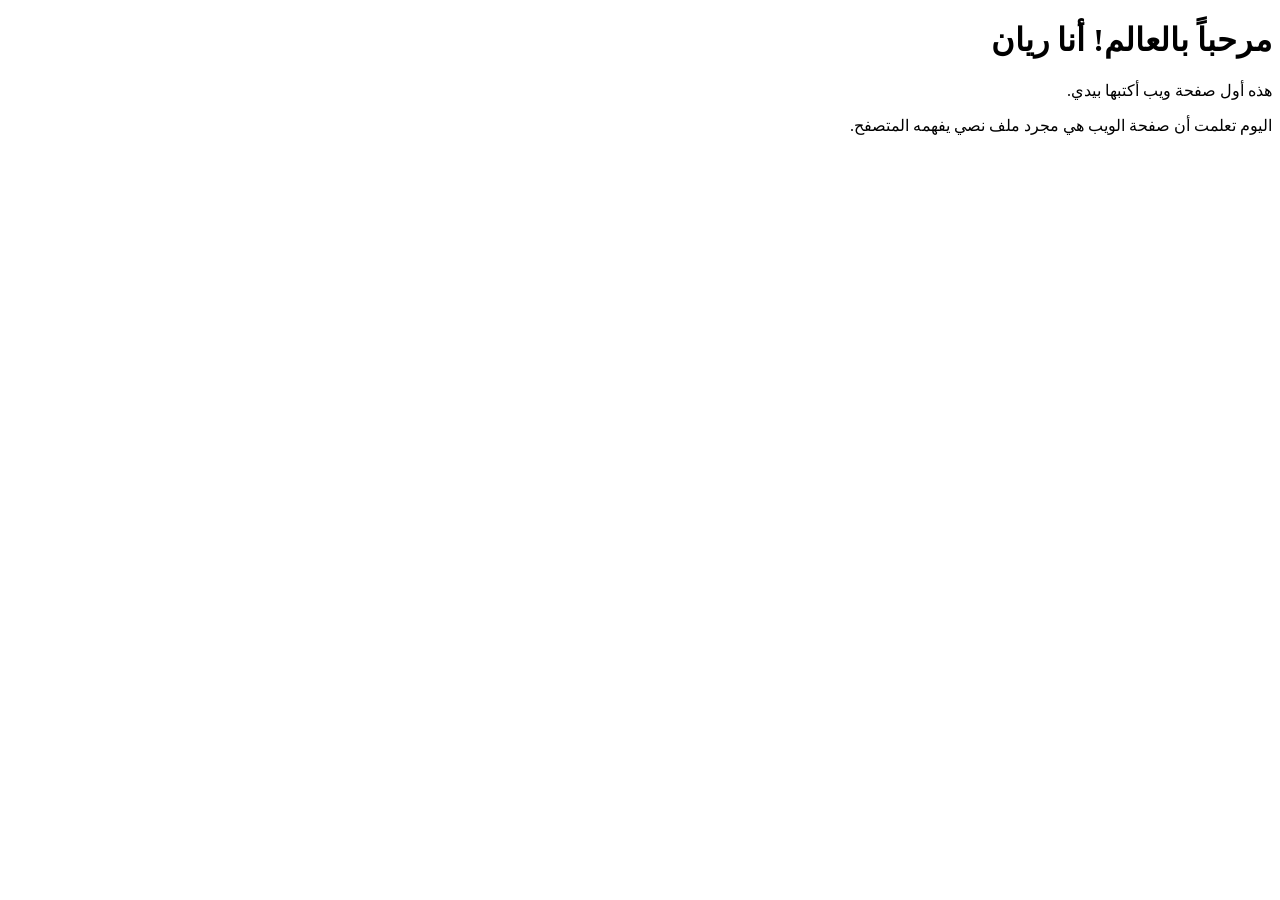
<file: lesson-01/index.html>
<!DOCTYPE html>
<!-- السطر فوق يقول للمتصفح: هذا ملف HTML حديث -->

<html lang="ar" dir="rtl">
<!-- html = الوعاء الذي يحتوي الصفحة كلها
     lang="ar" = لغة الصفحة عربية
     dir="rtl" = اتجاه الكتابة من اليمين لليسار -->

<head>
    <!-- head = معلومات "عن" الصفحة، لا تظهر للزائر -->
    <meta charset="UTF-8">
    <title>صفحتي الأولى</title>
    <!-- title = الاسم الذي يظهر في تبويب المتصفح -->
</head>

<body>
    <!-- body = كل ما يراه الزائر فعلياً -->

    <h1>مرحباً بالعالم! أنا ريان</h1>
    <!-- h1 = أكبر عنوان في الصفحة -->

    <p>هذه أول صفحة ويب أكتبها بيدي.</p>
    <!-- p = فقرة نصية -->

    <p>اليوم تعلمت أن صفحة الويب هي مجرد ملف نصي يفهمه المتصفح.</p>

</body>
</html>
</file>
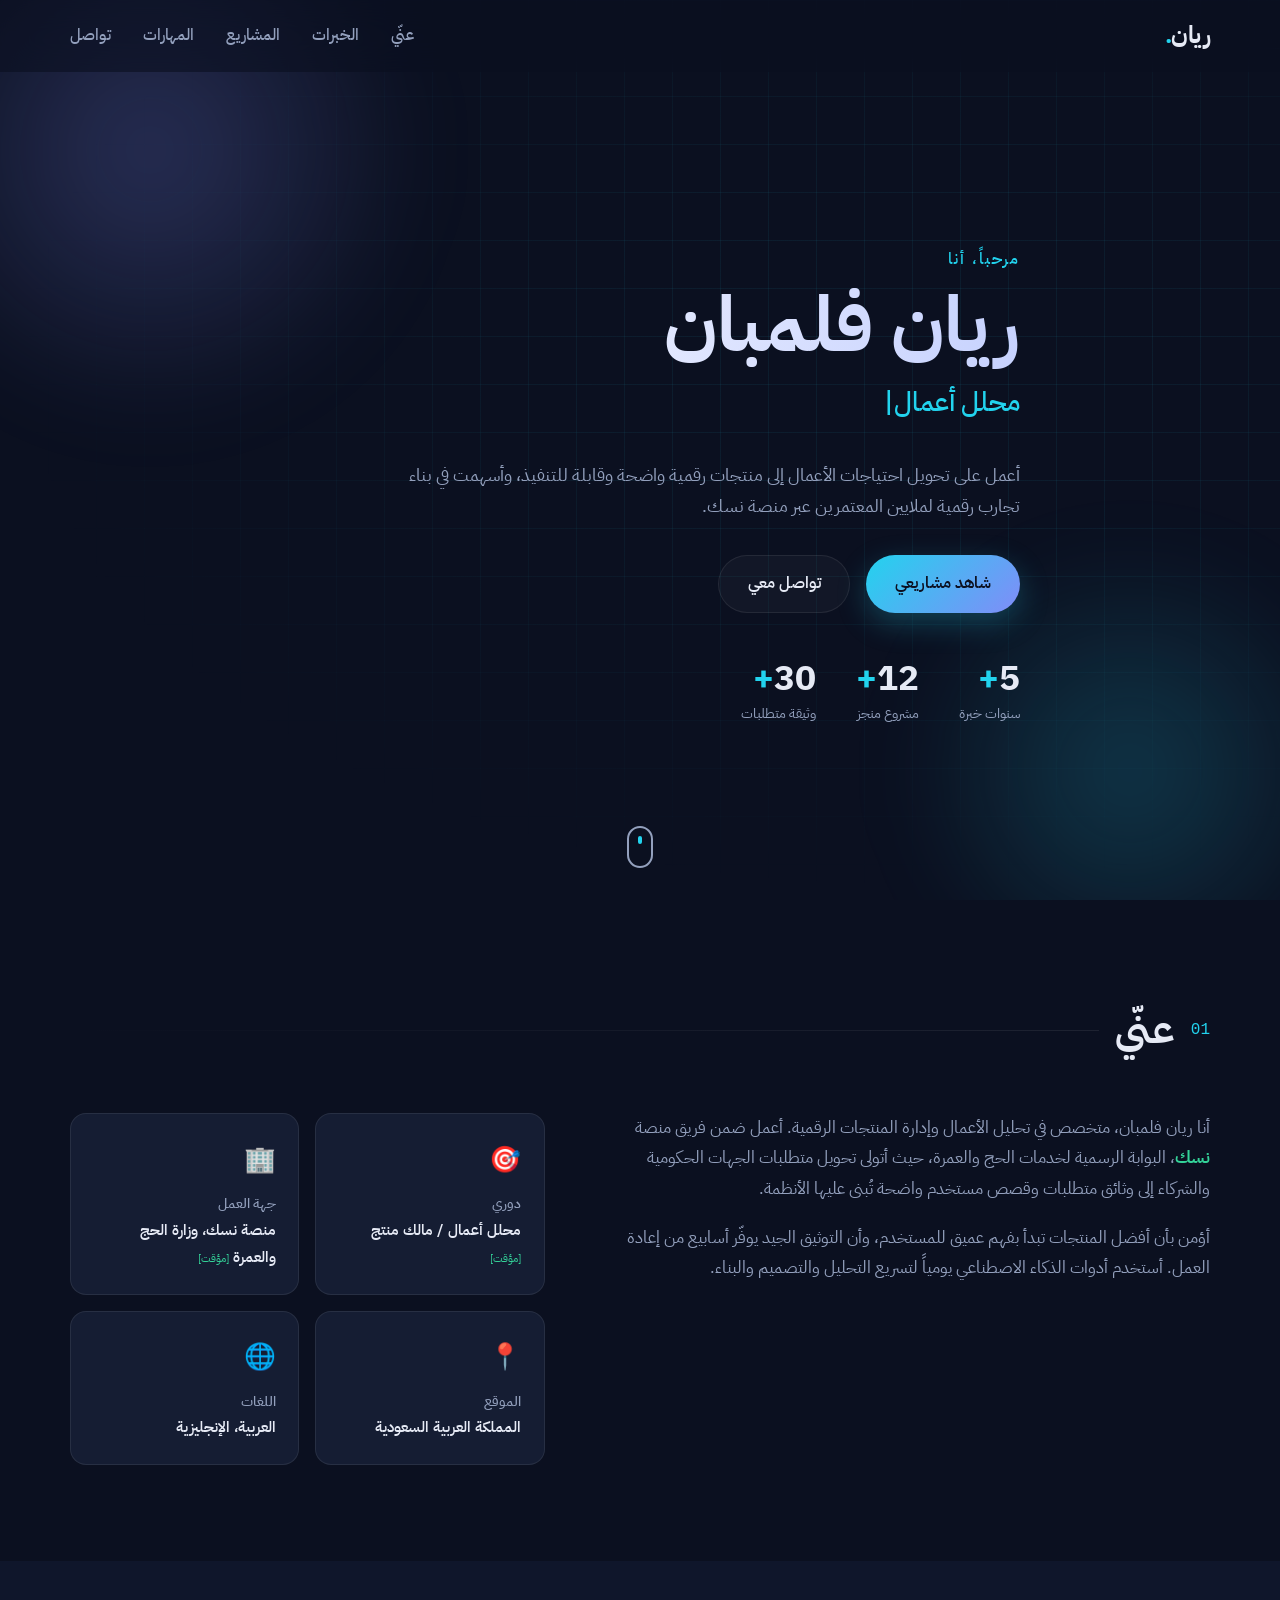
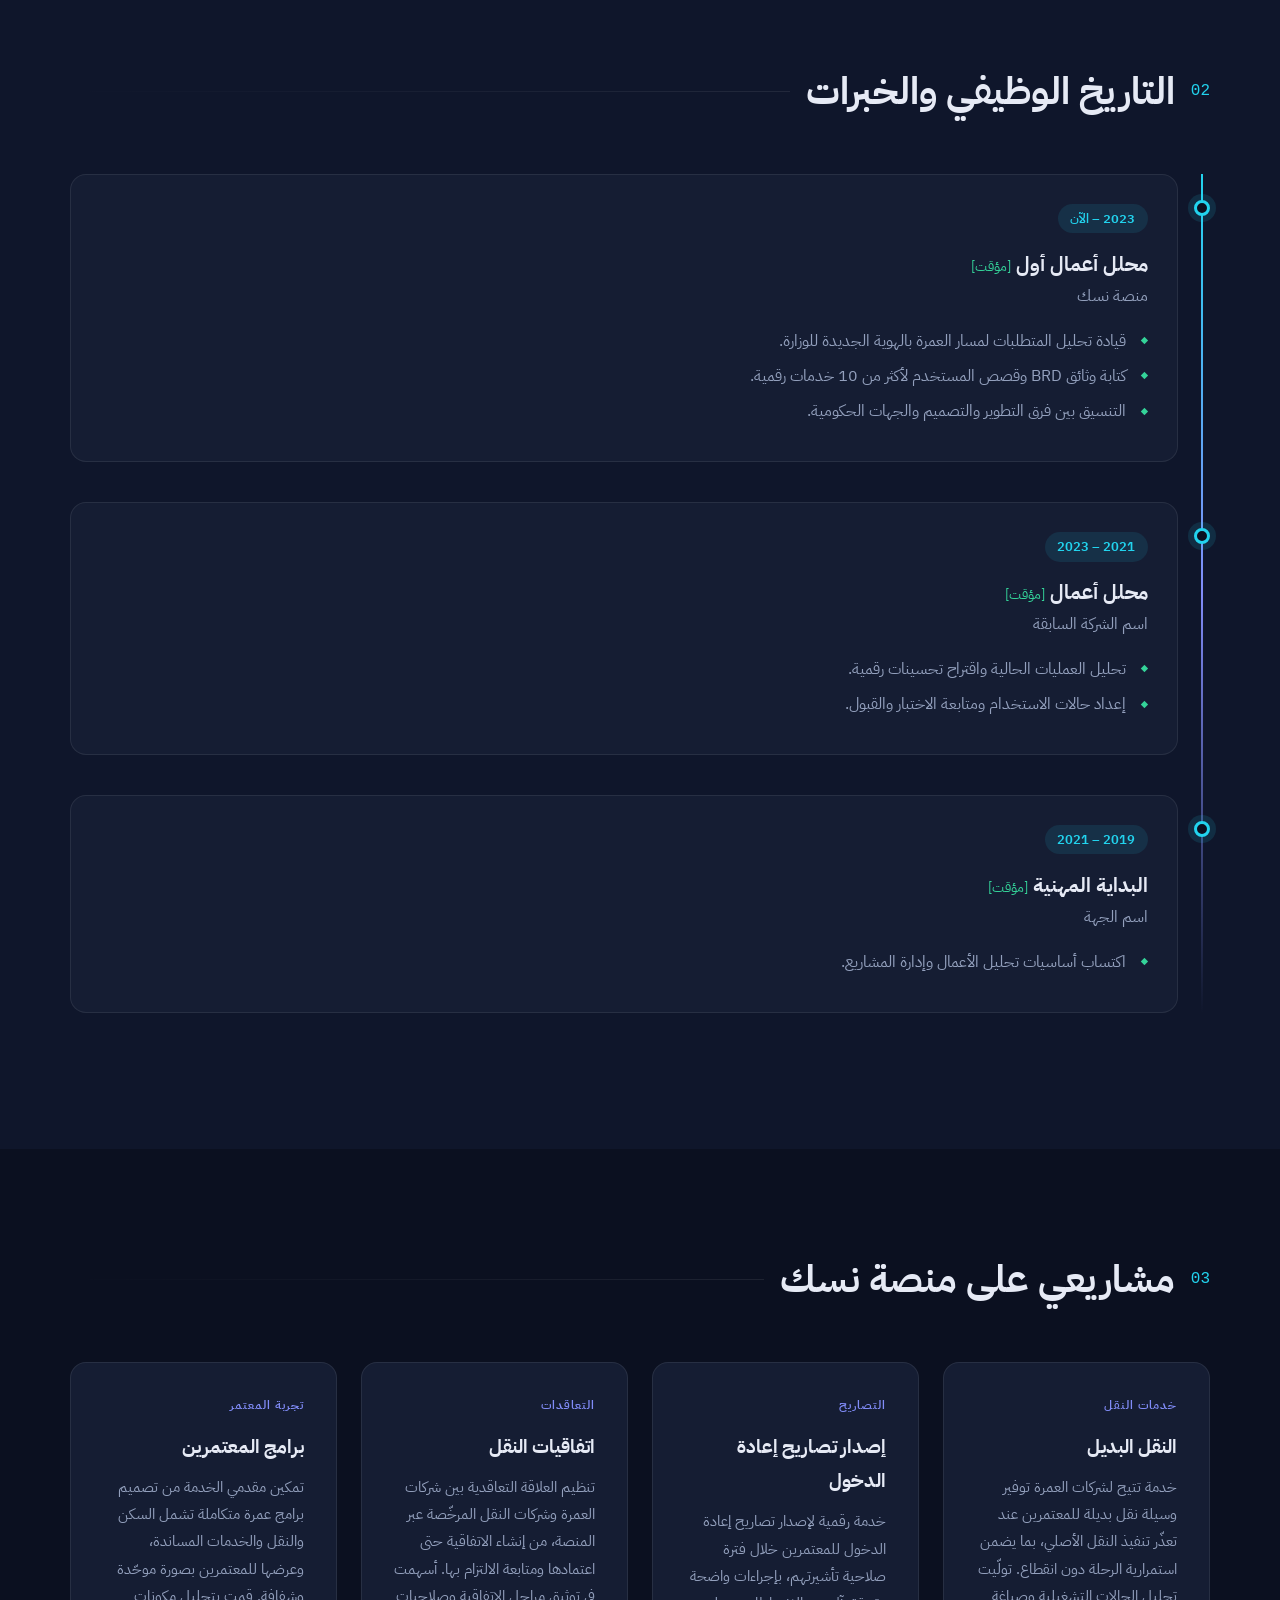
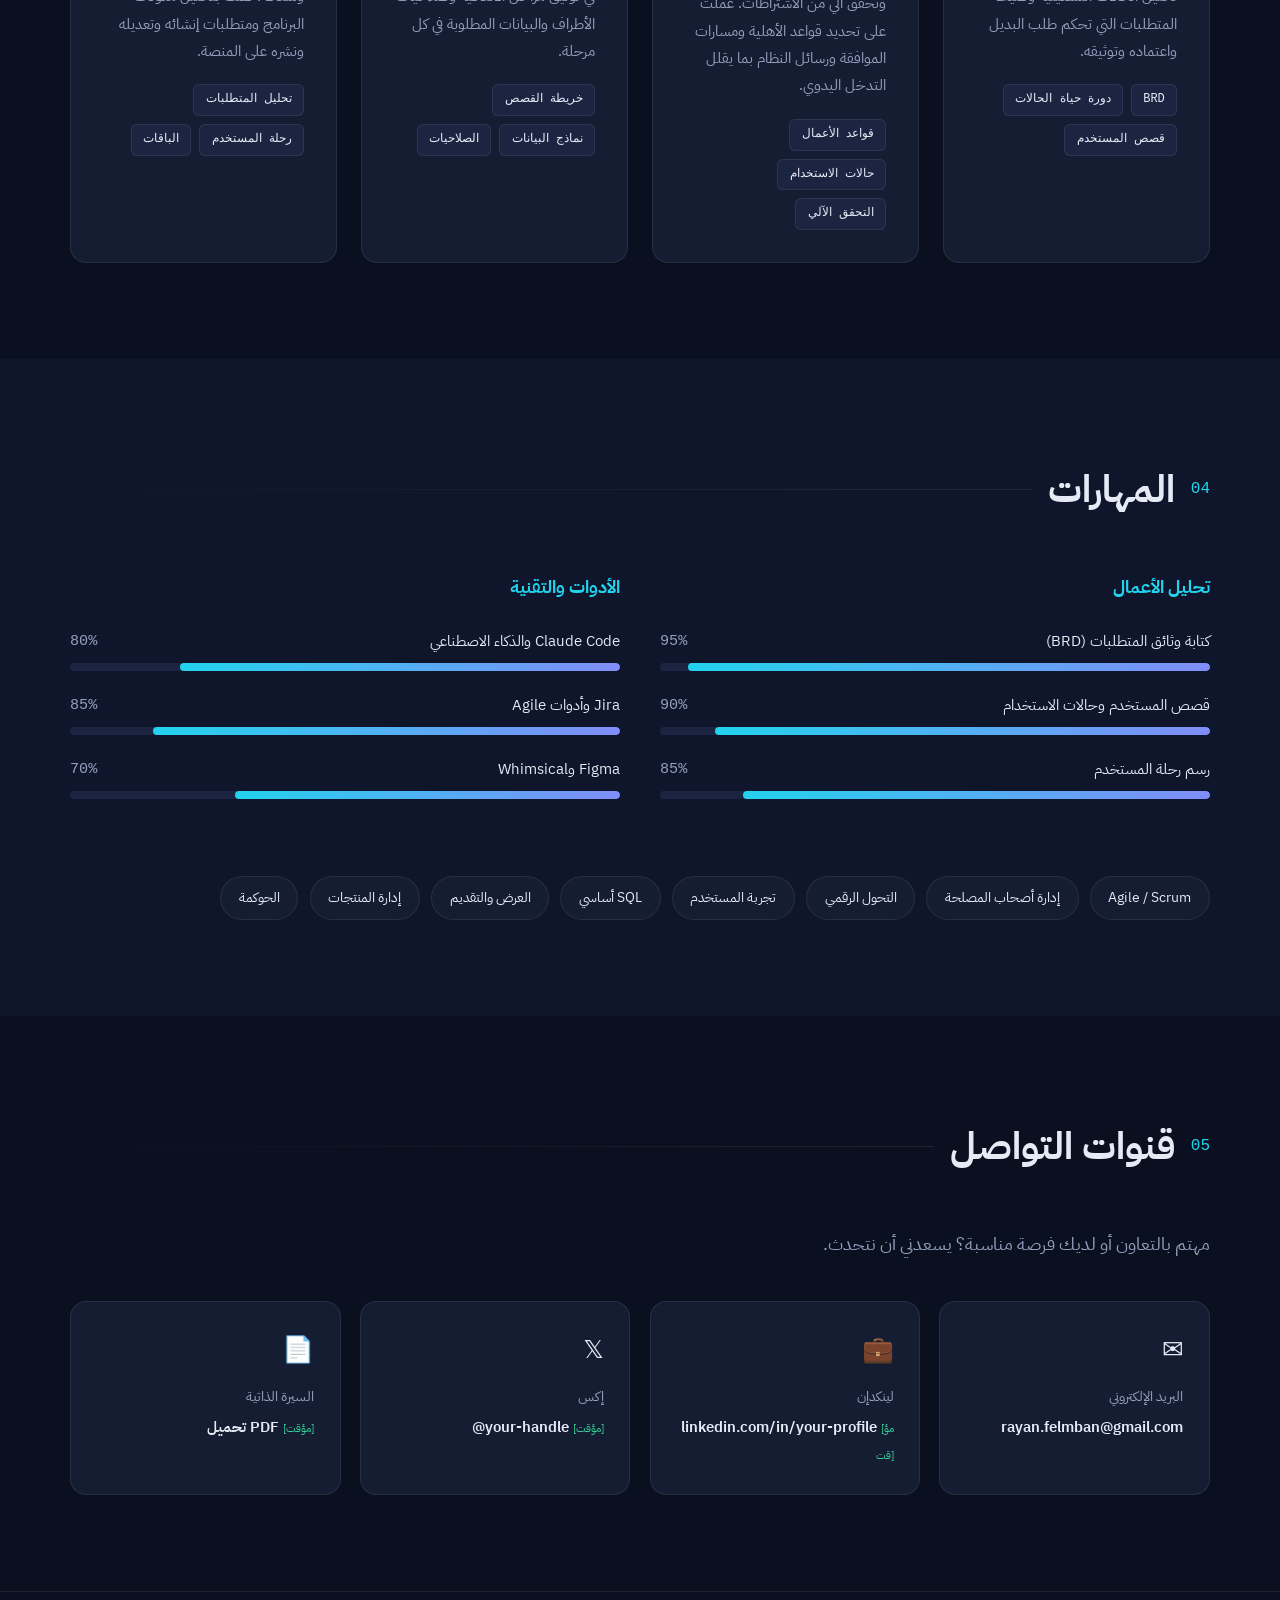
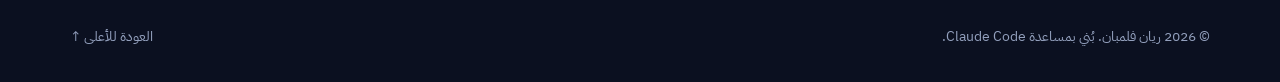
<file: portfolio/index.html>
<!DOCTYPE html>
<html lang="ar" dir="rtl">
<head>
    <meta charset="UTF-8">
    <meta name="viewport" content="width=device-width, initial-scale=1.0">
    <title>ريان فلمبان | الملف التعريفي</title>
    <meta name="description" content="الملف التعريفي لريان فلمبان: الخبرات، المشاريع على منصة نسك، والمهارات.">
    <link rel="preconnect" href="https://fonts.googleapis.com">
    <link href="https://fonts.googleapis.com/css2?family=IBM+Plex+Sans+Arabic:wght@300;400;500;600;700&display=swap" rel="stylesheet">
    <link rel="stylesheet" href="style.css">
</head>
<body>

    <!-- شريط التنقل العلوي -->
    <header class="nav" id="nav">
        <div class="container nav__inner">
            <a href="#home" class="nav__logo">ريان<span>.</span></a>
            <nav class="nav__links" id="navLinks">
                <a href="#about" class="nav__link">عنّي</a>
                <a href="#experience" class="nav__link">الخبرات</a>
                <a href="#projects" class="nav__link">المشاريع</a>
                <a href="#skills" class="nav__link">المهارات</a>
                <a href="#contact" class="nav__link">تواصل</a>
            </nav>
            <button class="nav__toggle" id="navToggle" aria-label="فتح القائمة">
                <span></span><span></span><span></span>
            </button>
        </div>
        <div class="nav__progress" id="navProgress"></div>
    </header>

    <main>
        <!-- الواجهة الرئيسية -->
        <section class="hero" id="home">
            <div class="hero__grid"></div>
            <div class="container hero__content">
                <p class="hero__eyebrow reveal">مرحباً، أنا</p>
                <h1 class="hero__title reveal">ريان فلمبان</h1>
                <p class="hero__role reveal">
                    <span class="typing" id="typing"></span><span class="cursor">|</span>
                </p>
                <p class="hero__lead reveal">
                    أعمل على تحويل احتياجات الأعمال إلى منتجات رقمية واضحة وقابلة للتنفيذ،
                    وأسهمت في بناء تجارب رقمية لملايين المعتمرين عبر منصة نسك.
                </p>
                <div class="hero__actions reveal">
                    <a href="#projects" class="btn btn--primary">شاهد مشاريعي</a>
                    <a href="#contact" class="btn btn--ghost">تواصل معي</a>
                </div>
                <div class="hero__stats reveal">
                    <div class="stat"><span class="stat__num" data-count="5">0</span><span class="stat__label">سنوات خبرة</span></div>
                    <div class="stat"><span class="stat__num" data-count="12">0</span><span class="stat__label">مشروع منجز</span></div>
                    <div class="stat"><span class="stat__num" data-count="30">0</span><span class="stat__label">وثيقة متطلبات</span></div>
                </div>
            </div>
            <a href="#about" class="hero__scroll" aria-label="انتقل للأسفل"><span></span></a>
        </section>

        <!-- عنّي -->
        <section class="section" id="about">
            <div class="container">
                <div class="section__head reveal">
                    <span class="section__num">01</span>
                    <h2 class="section__title">عنّي</h2>
                </div>
                <div class="about">
                    <div class="about__text reveal">
                        <p>
                            أنا ريان فلمبان، متخصص في تحليل الأعمال وإدارة المنتجات الرقمية.
                            أعمل ضمن فريق منصة <strong>نسك</strong>، البوابة الرسمية لخدمات الحج والعمرة،
                            حيث أتولى تحويل متطلبات الجهات الحكومية والشركاء إلى وثائق متطلبات وقصص مستخدم
                            واضحة تُبنى عليها الأنظمة.
                        </p>
                        <p>
                            أؤمن بأن أفضل المنتجات تبدأ بفهم عميق للمستخدم، وأن التوثيق الجيد يوفّر
                            أسابيع من إعادة العمل. أستخدم أدوات الذكاء الاصطناعي يومياً لتسريع
                            التحليل والتصميم والبناء.
                        </p>
                        <!-- [مؤقت] عدّل هذا النص ليعكس قصتك الحقيقية -->
                    </div>
                    <div class="about__cards reveal">
                        <div class="info-card">
                            <span class="info-card__icon">🎯</span>
                            <h3>دوري</h3>
                            <p>محلل أعمال / مالك منتج <small>[مؤقت]</small></p>
                        </div>
                        <div class="info-card">
                            <span class="info-card__icon">🏢</span>
                            <h3>جهة العمل</h3>
                            <p>منصة نسك، وزارة الحج والعمرة <small>[مؤقت]</small></p>
                        </div>
                        <div class="info-card">
                            <span class="info-card__icon">📍</span>
                            <h3>الموقع</h3>
                            <p>المملكة العربية السعودية</p>
                        </div>
                        <div class="info-card">
                            <span class="info-card__icon">🌐</span>
                            <h3>اللغات</h3>
                            <p>العربية، الإنجليزية</p>
                        </div>
                    </div>
                </div>
            </div>
        </section>

        <!-- الخبرات -->
        <section class="section section--alt" id="experience">
            <div class="container">
                <div class="section__head reveal">
                    <span class="section__num">02</span>
                    <h2 class="section__title">التاريخ الوظيفي والخبرات</h2>
                </div>
                <div class="timeline">
                    <article class="timeline__item reveal">
                        <div class="timeline__dot"></div>
                        <div class="timeline__card">
                            <span class="timeline__date">2023 – الآن</span>
                            <h3>محلل أعمال أول <small>[مؤقت]</small></h3>
                            <p class="timeline__org">منصة نسك</p>
                            <ul>
                                <li>قيادة تحليل المتطلبات لمسار العمرة بالهوية الجديدة للوزارة.</li>
                                <li>كتابة وثائق BRD وقصص المستخدم لأكثر من 10 خدمات رقمية.</li>
                                <li>التنسيق بين فرق التطوير والتصميم والجهات الحكومية.</li>
                            </ul>
                        </div>
                    </article>
                    <article class="timeline__item reveal">
                        <div class="timeline__dot"></div>
                        <div class="timeline__card">
                            <span class="timeline__date">2021 – 2023</span>
                            <h3>محلل أعمال <small>[مؤقت]</small></h3>
                            <p class="timeline__org">اسم الشركة السابقة</p>
                            <ul>
                                <li>تحليل العمليات الحالية واقتراح تحسينات رقمية.</li>
                                <li>إعداد حالات الاستخدام ومتابعة الاختبار والقبول.</li>
                            </ul>
                        </div>
                    </article>
                    <article class="timeline__item reveal">
                        <div class="timeline__dot"></div>
                        <div class="timeline__card">
                            <span class="timeline__date">2019 – 2021</span>
                            <h3>البداية المهنية <small>[مؤقت]</small></h3>
                            <p class="timeline__org">اسم الجهة</p>
                            <ul>
                                <li>اكتساب أساسيات تحليل الأعمال وإدارة المشاريع.</li>
                            </ul>
                        </div>
                    </article>
                </div>
            </div>
        </section>

        <!-- المشاريع -->
        <section class="section" id="projects">
            <div class="container">
                <div class="section__head reveal">
                    <span class="section__num">03</span>
                    <h2 class="section__title">مشاريعي على منصة نسك</h2>
                </div>
                <div class="projects">
                    <article class="project reveal">
                        <div class="project__tag">خدمات النقل</div>
                        <h3>النقل البديل</h3>
                        <p>خدمة تتيح لشركات العمرة توفير وسيلة نقل بديلة للمعتمرين عند تعذّر تنفيذ النقل الأصلي، بما يضمن استمرارية الرحلة دون انقطاع. تولّيت تحليل الحالات التشغيلية وصياغة المتطلبات التي تحكم طلب البديل واعتماده وتوثيقه.</p>
                        <div class="project__tech"><span>BRD</span><span>دورة حياة الحالات</span><span>قصص المستخدم</span></div>
                    </article>
                    <article class="project reveal">
                        <div class="project__tag">التصاريح</div>
                        <h3>إصدار تصاريح إعادة الدخول</h3>
                        <p>خدمة رقمية لإصدار تصاريح إعادة الدخول للمعتمرين خلال فترة صلاحية تأشيرتهم، بإجراءات واضحة وتحقق آلي من الاشتراطات. عملت على تحديد قواعد الأهلية ومسارات الموافقة ورسائل النظام بما يقلل التدخل اليدوي.</p>
                        <div class="project__tech"><span>قواعد الأعمال</span><span>حالات الاستخدام</span><span>التحقق الآلي</span></div>
                    </article>
                    <article class="project reveal">
                        <div class="project__tag">التعاقدات</div>
                        <h3>اتفاقيات النقل</h3>
                        <p>تنظيم العلاقة التعاقدية بين شركات العمرة وشركات النقل المرخّصة عبر المنصة، من إنشاء الاتفاقية حتى اعتمادها ومتابعة الالتزام بها. أسهمت في توثيق مراحل الاتفاقية وصلاحيات الأطراف والبيانات المطلوبة في كل مرحلة.</p>
                        <div class="project__tech"><span>خريطة القصص</span><span>نماذج البيانات</span><span>الصلاحيات</span></div>
                    </article>
                    <article class="project reveal">
                        <div class="project__tag">تجربة المعتمر</div>
                        <h3>برامج المعتمرين</h3>
                        <p>تمكين مقدمي الخدمة من تصميم برامج عمرة متكاملة تشمل السكن والنقل والخدمات المساندة، وعرضها للمعتمرين بصورة موحّدة وشفافة. قمت بتحليل مكونات البرنامج ومتطلبات إنشائه وتعديله ونشره على المنصة.</p>
                        <div class="project__tech"><span>تحليل المتطلبات</span><span>رحلة المستخدم</span><span>الباقات</span></div>
                    </article>
                </div>
            </div>
        </section>

        <!-- المهارات -->
        <section class="section section--alt" id="skills">
            <div class="container">
                <div class="section__head reveal">
                    <span class="section__num">04</span>
                    <h2 class="section__title">المهارات</h2>
                </div>
                <div class="skills">
                    <div class="skills__group reveal">
                        <h3>تحليل الأعمال</h3>
                        <div class="skill"><div class="skill__row"><span>كتابة وثائق المتطلبات (BRD)</span><span>95%</span></div><div class="skill__bar"><div class="skill__fill" data-level="95"></div></div></div>
                        <div class="skill"><div class="skill__row"><span>قصص المستخدم وحالات الاستخدام</span><span>90%</span></div><div class="skill__bar"><div class="skill__fill" data-level="90"></div></div></div>
                        <div class="skill"><div class="skill__row"><span>رسم رحلة المستخدم</span><span>85%</span></div><div class="skill__bar"><div class="skill__fill" data-level="85"></div></div></div>
                    </div>
                    <div class="skills__group reveal">
                        <h3>الأدوات والتقنية</h3>
                        <div class="skill"><div class="skill__row"><span>Claude Code والذكاء الاصطناعي</span><span>80%</span></div><div class="skill__bar"><div class="skill__fill" data-level="80"></div></div></div>
                        <div class="skill"><div class="skill__row"><span>Jira وأدوات Agile</span><span>85%</span></div><div class="skill__bar"><div class="skill__fill" data-level="85"></div></div></div>
                        <div class="skill"><div class="skill__row"><span>Figma وWhimsical</span><span>70%</span></div><div class="skill__bar"><div class="skill__fill" data-level="70"></div></div></div>
                    </div>
                    <div class="skills__tags reveal">
                        <span>Agile / Scrum</span><span>إدارة أصحاب المصلحة</span><span>التحول الرقمي</span>
                        <span>تجربة المستخدم</span><span>SQL أساسي</span><span>العرض والتقديم</span>
                        <span>إدارة المنتجات</span><span>الحوكمة</span>
                    </div>
                </div>
            </div>
        </section>

        <!-- التواصل -->
        <section class="section" id="contact">
            <div class="container">
                <div class="section__head reveal">
                    <span class="section__num">05</span>
                    <h2 class="section__title">قنوات التواصل</h2>
                </div>
                <p class="contact__lead reveal">مهتم بالتعاون أو لديك فرصة مناسبة؟ يسعدني أن نتحدث.</p>
                <div class="contact reveal">
                    <a href="mailto:rayan.felmban@gmail.com" class="contact__card">
                        <span class="contact__icon">✉️</span>
                        <span class="contact__label">البريد الإلكتروني</span>
                        <span class="contact__value">rayan.felmban@gmail.com</span>
                    </a>
                    <a href="https://www.linkedin.com/in/your-profile" target="_blank" rel="noopener" class="contact__card">
                        <span class="contact__icon">💼</span>
                        <span class="contact__label">لينكدإن</span>
                        <span class="contact__value">linkedin.com/in/your-profile <small>[مؤقت]</small></span>
                    </a>
                    <a href="https://x.com/your-handle" target="_blank" rel="noopener" class="contact__card">
                        <span class="contact__icon">𝕏</span>
                        <span class="contact__label">إكس</span>
                        <span class="contact__value">@your-handle <small>[مؤقت]</small></span>
                    </a>
                    <a href="#" class="contact__card" id="cvLink">
                        <span class="contact__icon">📄</span>
                        <span class="contact__label">السيرة الذاتية</span>
                        <span class="contact__value">تحميل PDF <small>[مؤقت]</small></span>
                    </a>
                </div>
            </div>
        </section>
    </main>

    <footer class="footer">
        <div class="container footer__inner">
            <p>© <span id="year"></span> ريان فلمبان. بُني بمساعدة Claude Code.</p>
            <a href="#home" class="footer__top">العودة للأعلى ↑</a>
        </div>
    </footer>

    <script src="script.js"></script>
</body>
</html>
</file>
<file: portfolio/style.css>
/* ============================================
   المتغيرات: غيّر الألوان من هنا فقط
   ============================================ */
:root {
    --bg: #0b1020;
    --bg-alt: #0f162b;
    --surface: #151d33;
    --surface-2: #1b2542;
    --border: rgba(255, 255, 255, 0.08);
    --text: #e6eaf5;
    --muted: #93a0bd;
    --primary: #22d3ee;      /* سماوي تقني */
    --primary-2: #818cf8;    /* بنفسجي */
    --accent: #34d399;       /* أخضر نسك */
    --gradient: linear-gradient(135deg, var(--primary), var(--primary-2));
    --radius: 16px;
    --shadow: 0 20px 60px rgba(0, 0, 0, 0.35);
    --font: "IBM Plex Sans Arabic", system-ui, -apple-system, "Segoe UI", sans-serif;
    --nav-h: 72px;
}

* { box-sizing: border-box; margin: 0; padding: 0; }

html { scroll-behavior: smooth; scroll-padding-top: var(--nav-h); }

body {
    font-family: var(--font);
    background: var(--bg);
    color: var(--text);
    line-height: 1.8;
    overflow-x: hidden;
}

a { color: inherit; text-decoration: none; }
ul { list-style: none; }
img { max-width: 100%; display: block; }
small { color: var(--accent); font-weight: 400; font-size: 0.7em; }

.container { width: min(1140px, 100% - 2rem); margin-inline: auto; }

/* ============================================
   شريط التنقل
   ============================================ */
.nav {
    position: fixed; inset-inline: 0; top: 0; z-index: 100;
    height: var(--nav-h);
    background: rgba(11, 16, 32, 0.6);
    backdrop-filter: blur(16px);
    -webkit-backdrop-filter: blur(16px);
    border-bottom: 1px solid transparent;
    transition: background 0.3s, border-color 0.3s;
}
.nav.scrolled { background: rgba(11, 16, 32, 0.9); border-color: var(--border); }
.nav__inner { height: 100%; display: flex; align-items: center; justify-content: space-between; }
.nav__logo { font-size: 1.5rem; font-weight: 700; letter-spacing: -0.5px; }
.nav__logo span { color: var(--primary); }
.nav__links { display: flex; gap: 2rem; }
.nav__link {
    position: relative; font-weight: 500; color: var(--muted);
    padding-block: 0.4rem; transition: color 0.3s;
}
.nav__link::after {
    content: ""; position: absolute; inset-inline: 0; bottom: 0;
    height: 2px; background: var(--gradient);
    transform: scaleX(0); transform-origin: right; transition: transform 0.3s;
}
.nav__link:hover, .nav__link.active { color: var(--text); }
.nav__link.active::after { transform: scaleX(1); }
.nav__progress {
    position: absolute; bottom: -1px; right: 0; height: 2px; width: 0;
    background: var(--gradient); transition: width 0.1s linear;
}
.nav__toggle { display: none; background: none; border: 0; cursor: pointer; flex-direction: column; gap: 5px; padding: 6px; }
.nav__toggle span { width: 24px; height: 2px; background: var(--text); transition: 0.3s; }
.nav__toggle.open span:nth-child(1) { transform: translateY(7px) rotate(45deg); }
.nav__toggle.open span:nth-child(2) { opacity: 0; }
.nav__toggle.open span:nth-child(3) { transform: translateY(-7px) rotate(-45deg); }

/* ============================================
   الواجهة الرئيسية
   ============================================ */
.hero {
    position: relative; min-height: 100vh;
    display: flex; align-items: center;
    padding-top: var(--nav-h); overflow: hidden;
}
.hero__grid {
    position: absolute; inset: 0;
    background-image:
        linear-gradient(rgba(34, 211, 238, 0.07) 1px, transparent 1px),
        linear-gradient(90deg, rgba(34, 211, 238, 0.07) 1px, transparent 1px);
    background-size: 48px 48px;
    mask-image: radial-gradient(ellipse at 70% 40%, black 20%, transparent 70%);
    -webkit-mask-image: radial-gradient(ellipse at 70% 40%, black 20%, transparent 70%);
}
.hero::before {
    content: ""; position: absolute; width: 600px; height: 600px; border-radius: 50%;
    background: radial-gradient(circle, rgba(129, 140, 248, 0.25), transparent 65%);
    top: -150px; left: -150px; filter: blur(40px); animation: float 12s ease-in-out infinite;
}
.hero::after {
    content: ""; position: absolute; width: 500px; height: 500px; border-radius: 50%;
    background: radial-gradient(circle, rgba(34, 211, 238, 0.2), transparent 65%);
    bottom: -120px; right: -100px; filter: blur(40px); animation: float 14s ease-in-out infinite reverse;
}
@keyframes float { 0%, 100% { transform: translate(0, 0); } 50% { transform: translate(40px, 30px); } }

.hero__content { position: relative; z-index: 1; max-width: 760px; }
.hero__eyebrow { color: var(--primary); font-weight: 500; letter-spacing: 2px; margin-bottom: 0.5rem; }
.hero__title {
    font-size: clamp(2.6rem, 7vw, 4.8rem); font-weight: 700; line-height: 1.15;
    background: linear-gradient(90deg, #fff, #c7d2fe); -webkit-background-clip: text; background-clip: text; color: transparent;
}
.hero__role { font-size: clamp(1.2rem, 3vw, 1.7rem); font-weight: 500; color: var(--primary); min-height: 2.4em; margin-block: 0.5rem 1rem; }
.cursor { animation: blink 1s step-end infinite; }
@keyframes blink { 50% { opacity: 0; } }
.hero__lead { font-size: 1.1rem; color: var(--muted); max-width: 620px; margin-bottom: 2rem; }
.hero__actions { display: flex; gap: 1rem; flex-wrap: wrap; margin-bottom: 3rem; }

.btn {
    display: inline-flex; align-items: center; justify-content: center;
    padding: 0.85rem 1.8rem; border-radius: 999px; font-weight: 600;
    transition: transform 0.25s, box-shadow 0.25s, background 0.25s;
}
.btn--primary { background: var(--gradient); color: #0b1020; box-shadow: 0 10px 30px rgba(34, 211, 238, 0.25); }
.btn--primary:hover { transform: translateY(-3px); box-shadow: 0 16px 40px rgba(34, 211, 238, 0.4); }
.btn--ghost { border: 1px solid var(--border); background: rgba(255, 255, 255, 0.03); }
.btn--ghost:hover { background: rgba(255, 255, 255, 0.08); transform: translateY(-3px); }

.hero__stats { display: flex; gap: 2.5rem; flex-wrap: wrap; }
.stat { display: flex; flex-direction: column; }
.stat__num { font-size: 2.2rem; font-weight: 700; color: var(--text); line-height: 1; }
.stat__num::after { content: "+"; color: var(--primary); }
.stat__label { color: var(--muted); font-size: 0.9rem; margin-top: 0.3rem; }

.hero__scroll {
    position: absolute; bottom: 2rem; left: 50%; transform: translateX(-50%);
    width: 26px; height: 42px; border: 2px solid var(--muted); border-radius: 20px;
}
.hero__scroll span {
    position: absolute; top: 8px; left: 50%; width: 4px; height: 8px; margin-left: -2px;
    background: var(--primary); border-radius: 2px; animation: scrollDot 1.8s infinite;
}
@keyframes scrollDot { 0% { opacity: 1; transform: translateY(0); } 100% { opacity: 0; transform: translateY(16px); } }

/* ============================================
   الأقسام العامة
   ============================================ */
.section { padding-block: 6rem; }
.section--alt { background: var(--bg-alt); }
.section__head { display: flex; align-items: center; gap: 1rem; margin-bottom: 3rem; }
.section__num { font-family: monospace; color: var(--primary); font-size: 1rem; }
.section__title { font-size: clamp(1.8rem, 4vw, 2.4rem); font-weight: 700; }
.section__head::after { content: ""; flex: 1; height: 1px; background: linear-gradient(to left, var(--border), transparent); }

/* ============================================
   عنّي
   ============================================ */
.about { display: grid; grid-template-columns: 1.3fr 1fr; gap: 3rem; align-items: start; }
.about__text p { color: var(--muted); font-size: 1.05rem; margin-bottom: 1.2rem; }
.about__text strong { color: var(--accent); }
.about__cards { display: grid; grid-template-columns: 1fr 1fr; gap: 1rem; }
.info-card {
    background: var(--surface); border: 1px solid var(--border); border-radius: var(--radius);
    padding: 1.4rem; transition: transform 0.3s, border-color 0.3s;
}
.info-card:hover { transform: translateY(-4px); border-color: rgba(34, 211, 238, 0.4); }
.info-card__icon { font-size: 1.6rem; display: block; margin-bottom: 0.6rem; }
.info-card h3 { font-size: 0.85rem; color: var(--muted); font-weight: 500; }
.info-card p { font-weight: 600; font-size: 0.95rem; }

/* ============================================
   الخبرات (الخط الزمني)
   ============================================ */
.timeline { position: relative; padding-inline-start: 2rem; }
.timeline::before {
    content: ""; position: absolute; inset-block: 0; inset-inline-start: 7px;
    width: 2px; background: linear-gradient(to bottom, var(--primary), var(--primary-2), transparent);
}
.timeline__item { position: relative; margin-bottom: 2.5rem; }
.timeline__dot {
    position: absolute; inset-inline-start: -2rem; top: 1.6rem;
    width: 16px; height: 16px; border-radius: 50%; background: var(--bg);
    border: 3px solid var(--primary); box-shadow: 0 0 0 6px rgba(34, 211, 238, 0.12);
}
.timeline__card {
    background: var(--surface); border: 1px solid var(--border); border-radius: var(--radius);
    padding: 1.8rem; transition: transform 0.3s, box-shadow 0.3s;
}
.timeline__card:hover { transform: translateX(-6px); box-shadow: var(--shadow); }
.timeline__date {
    display: inline-block; font-size: 0.8rem; font-weight: 600; color: var(--primary);
    background: rgba(34, 211, 238, 0.1); padding: 0.2rem 0.8rem; border-radius: 999px; margin-bottom: 0.8rem;
}
.timeline__card h3 { font-size: 1.25rem; }
.timeline__org { color: var(--muted); margin-bottom: 1rem; }
.timeline__card li { position: relative; padding-inline-start: 1.4rem; color: var(--muted); margin-bottom: 0.4rem; }
.timeline__card li::before { content: "◆"; position: absolute; inset-inline-start: 0; color: var(--accent); font-size: 0.6rem; top: 0.55em; }

/* ============================================
   المشاريع
   ============================================ */
.projects { display: grid; grid-template-columns: repeat(auto-fit, minmax(260px, 1fr)); gap: 1.5rem; }
.project {
    position: relative; background: var(--surface); border: 1px solid var(--border);
    border-radius: var(--radius); padding: 2rem; overflow: hidden;
    transition: transform 0.35s, border-color 0.35s;
}
.project::before {
    content: ""; position: absolute; inset: 0; opacity: 0; transition: opacity 0.35s;
    background: radial-gradient(400px circle at var(--mx, 50%) var(--my, 50%), rgba(34, 211, 238, 0.12), transparent 40%);
}
.project:hover { transform: translateY(-8px); border-color: rgba(129, 140, 248, 0.5); }
.project:hover::before { opacity: 1; }
.project__tag { font-size: 0.75rem; font-weight: 600; color: var(--primary-2); letter-spacing: 1px; margin-bottom: 0.8rem; }
.project h3 { font-size: 1.2rem; margin-bottom: 0.6rem; }
.project p { color: var(--muted); font-size: 0.95rem; margin-bottom: 1.2rem; }
.project__tech { display: flex; flex-wrap: wrap; gap: 0.5rem; }
.project__tech span {
    font-size: 0.75rem; font-family: monospace; padding: 0.25rem 0.7rem;
    border-radius: 6px; background: var(--surface-2); border: 1px solid var(--border);
}

/* ============================================
   المهارات
   ============================================ */
.skills { display: grid; grid-template-columns: 1fr 1fr; gap: 2.5rem; }
.skills__group h3 { font-size: 1.1rem; margin-bottom: 1.5rem; color: var(--primary); }
.skill { margin-bottom: 1.3rem; }
.skill__row { display: flex; justify-content: space-between; font-size: 0.95rem; margin-bottom: 0.5rem; }
.skill__row span:last-child { color: var(--muted); font-family: monospace; }
.skill__bar { height: 8px; background: var(--surface-2); border-radius: 999px; overflow: hidden; }
.skill__fill { height: 100%; width: 0; background: var(--gradient); border-radius: 999px; transition: width 1.4s cubic-bezier(0.22, 1, 0.36, 1); }
.skills__tags { grid-column: 1 / -1; display: flex; flex-wrap: wrap; gap: 0.7rem; margin-top: 1rem; }
.skills__tags span {
    padding: 0.5rem 1.1rem; border-radius: 999px; font-size: 0.9rem;
    background: var(--surface); border: 1px solid var(--border); transition: 0.3s;
}
.skills__tags span:hover { border-color: var(--accent); color: var(--accent); transform: translateY(-2px); }

/* ============================================
   التواصل
   ============================================ */
.contact__lead { color: var(--muted); font-size: 1.1rem; margin-bottom: 2.5rem; max-width: 600px; }
.contact { display: grid; grid-template-columns: repeat(auto-fit, minmax(230px, 1fr)); gap: 1.2rem; }
.contact__card {
    display: flex; flex-direction: column; gap: 0.3rem;
    background: var(--surface); border: 1px solid var(--border); border-radius: var(--radius);
    padding: 1.6rem; transition: transform 0.3s, border-color 0.3s, background 0.3s;
}
.contact__card:hover { transform: translateY(-5px); border-color: var(--primary); background: var(--surface-2); }
.contact__icon { font-size: 1.6rem; margin-bottom: 0.4rem; }
.contact__label { font-size: 0.85rem; color: var(--muted); }
.contact__value { font-weight: 600; font-size: 0.95rem; word-break: break-all; direction: ltr; text-align: right; }

/* ============================================
   التذييل
   ============================================ */
.footer { border-top: 1px solid var(--border); padding-block: 2rem; color: var(--muted); font-size: 0.9rem; }
.footer__inner { display: flex; justify-content: space-between; align-items: center; flex-wrap: wrap; gap: 1rem; }
.footer__top:hover { color: var(--primary); }

/* ============================================
   حركة الظهور عند التمرير
   ============================================ */
.reveal { opacity: 0; transform: translateY(28px); transition: opacity 0.7s ease, transform 0.7s ease; }
.reveal.visible { opacity: 1; transform: none; }

/* ============================================
   الجوال
   ============================================ */
@media (max-width: 860px) {
    .nav__toggle { display: flex; }
    .nav__links {
        position: fixed; top: var(--nav-h); inset-inline: 0;
        flex-direction: column; gap: 0; background: rgba(11, 16, 32, 0.97);
        border-bottom: 1px solid var(--border); padding: 1rem 0;
        transform: translateY(-120%); transition: transform 0.35s;
    }
    .nav__links.open { transform: translateY(0); }
    .nav__link { padding: 0.9rem 1.5rem; }
    .nav__link::after { display: none; }
    .about, .skills { grid-template-columns: 1fr; }
    .section { padding-block: 4rem; }
    .hero__stats { gap: 1.5rem; }
    .timeline__card:hover { transform: none; }
}
@media (max-width: 480px) {
    .about__cards { grid-template-columns: 1fr; }
    .hero__scroll { display: none; }
}

@media (prefers-reduced-motion: reduce) {
    *, *::before, *::after { animation: none !important; transition: none !important; }
    .reveal { opacity: 1; transform: none; }
}
</file>
